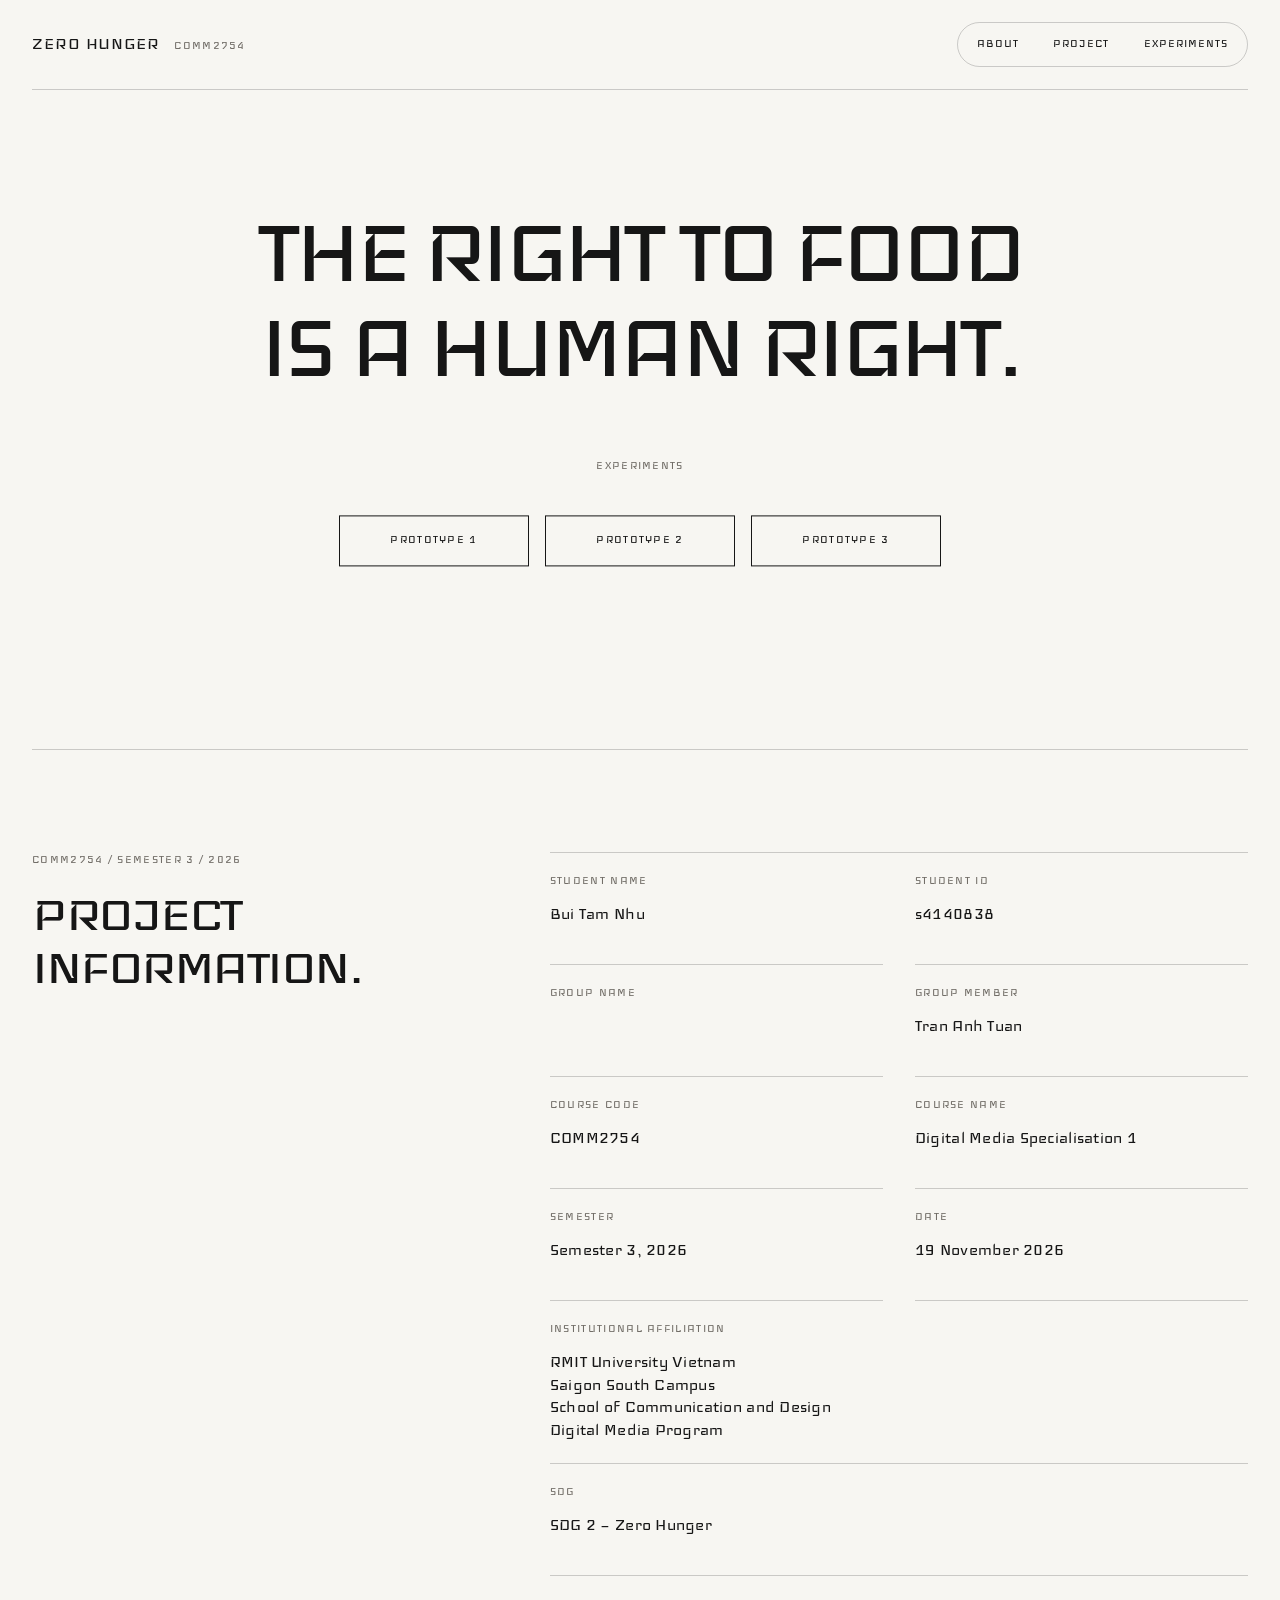
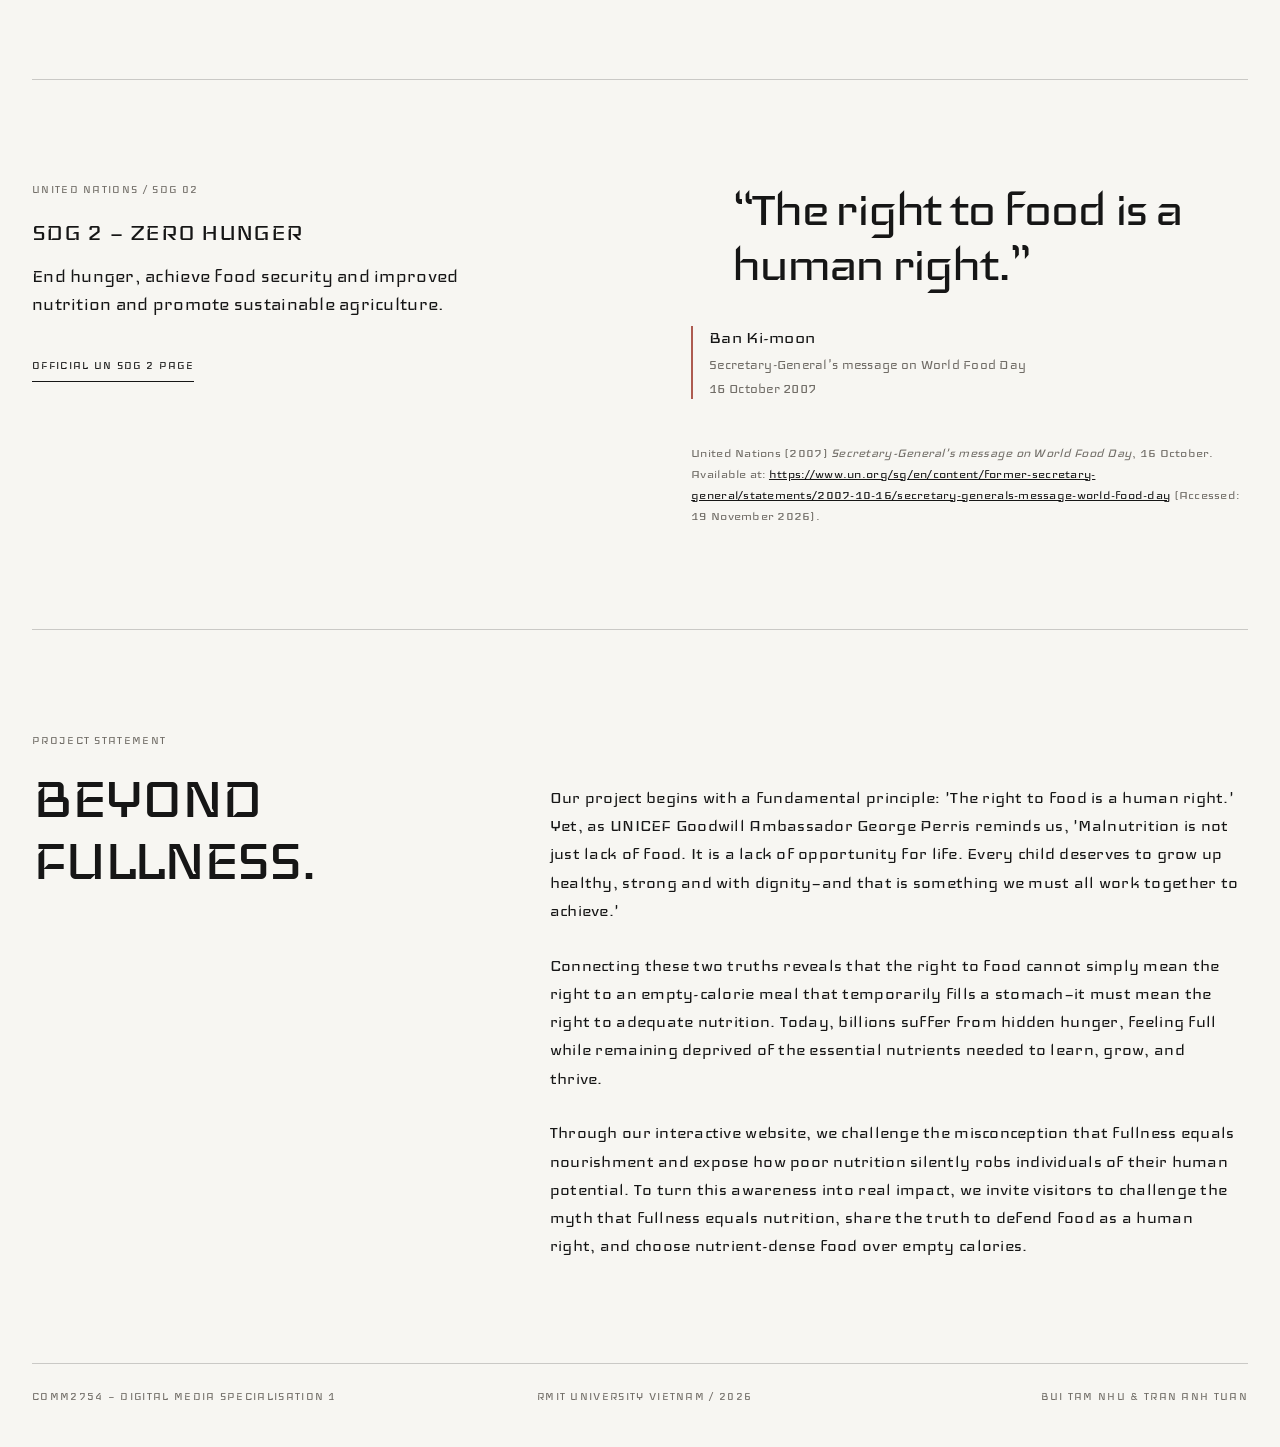
<file: index.html>
<!doctype html>
<html lang="en">
  <head>
    <meta charset="utf-8" />
    <meta name="viewport" content="width=device-width, initial-scale=1" />
    <meta name="theme-color" content="#f7f6f2" />
    <meta
      name="description"
      content="COMM2754 Digital Media Specialisation 1 — SDG 2: Zero Hunger."
    />
    <title>Zero Hunger — COMM2754</title>
    <link rel="preconnect" href="https://fonts.googleapis.com" />
    <link rel="preconnect" href="https://fonts.gstatic.com" crossorigin />
    <link
      href="https://fonts.googleapis.com/css2?family=Iceland&display=swap"
      rel="stylesheet"
    />
    <link rel="stylesheet" href="homepage.css" />
  </head>
  <body>
    <header class="site-header">
      <a class="project-mark" href="#top" aria-label="Zero Hunger homepage">
        <span>ZERO HUNGER</span>
        <span class="mark-course">COMM2754</span>
      </a>
      <nav class="site-nav" aria-label="Primary navigation">
        <a href="#project-info">ABOUT</a>
        <a href="#statement">PROJECT</a>
        <a href="#experiments">EXPERIMENTS</a>
      </nav>
    </header>

    <main id="top">
      <section class="hero section-frame" aria-labelledby="hero-title">
        <div class="hero-copy">
          <h1 id="hero-title">THE RIGHT TO FOOD IS A HUMAN RIGHT.</h1>
          <div class="hero-experiments" id="experiments" aria-label="Experiments">
            <p class="section-kicker">EXPERIMENTS</p>
            <div class="prototype-buttons">
              <a class="prototype-button" href="prototype-01.html" aria-label="Open Prototype 1">PROTOTYPE 1</a>
              <a class="prototype-button" href="prototype-02.html" aria-label="Open Prototype 2">PROTOTYPE 2</a>
              <a class="prototype-button" href="prototype-03.html" aria-label="Open Prototype 3">PROTOTYPE 3</a>
            </div>
          </div>
        </div>
      </section>

      <section class="info-section section-frame" id="project-info" aria-labelledby="info-title">
        <div class="section-heading">
          <p class="section-kicker">COMM2754 / SEMESTER 3 / 2026</p>
          <h2 id="info-title">PROJECT<br />INFORMATION.</h2>
        </div>
        <dl class="metadata-grid">
          <div class="metadata-item">
            <dt>Student Name</dt>
            <dd>Bui Tam Nhu</dd>
          </div>
          <div class="metadata-item">
            <dt>Student ID</dt>
            <dd>s4140838</dd>
          </div>
          <div class="metadata-item">
            <dt>Group Name</dt>
            <dd>&nbsp;</dd>
          </div>
          <div class="metadata-item">
            <dt>Group Member</dt>
            <dd>Tran Anh Tuan</dd>
          </div>
          <div class="metadata-item">
            <dt>Course Code</dt>
            <dd>COMM2754</dd>
          </div>
          <div class="metadata-item">
            <dt>Course Name</dt>
            <dd>Digital Media Specialisation 1</dd>
          </div>
          <div class="metadata-item">
            <dt>Semester</dt>
            <dd>Semester 3, 2026</dd>
          </div>
          <div class="metadata-item">
            <dt>Date</dt>
            <dd>19 November 2026</dd>
          </div>
          <div class="metadata-item metadata-item-wide">
            <dt>Institutional Affiliation</dt>
            <dd>
              RMIT University Vietnam<br />
              Saigon South Campus<br />
              School of Communication and Design<br />
              Digital Media Program
            </dd>
          </div>
          <div class="metadata-item metadata-item-wide">
            <dt>SDG</dt>
            <dd>SDG 2 — Zero Hunger</dd>
          </div>
        </dl>
      </section>

      <section class="global-section section-frame" id="references" aria-label="SDG 2 and the right to food">
        <div class="global-copy">
          <p class="section-kicker">UNITED NATIONS / SDG 02</p>
          <p class="sdg-name">SDG 2 — ZERO HUNGER</p>
          <p class="sdg-description">
            End hunger, achieve food security and improved nutrition and promote sustainable
            agriculture.
          </p>
          <a class="text-link" href="https://sdgs.un.org/goals/goal2" target="_blank" rel="noreferrer">
            OFFICIAL UN SDG 2 PAGE
          </a>
        </div>
        <div class="principle-content">
          <blockquote>“The right to food is a human right.”</blockquote>
          <div class="quote-meta">
            <p class="quote-author">Ban Ki-moon</p>
            <p>Secretary-General's message on World Food Day</p>
            <p>16 October 2007</p>
          </div>
          <p class="reference">
            United Nations (2007) <em>Secretary-General's message on World Food Day</em>, 16
            October. Available at:
            <a
              href="https://www.un.org/sg/en/content/former-secretary-general/statements/2007-10-16/secretary-generals-message-world-food-day"
              target="_blank"
              rel="noreferrer"
            >https://www.un.org/sg/en/content/former-secretary-general/statements/2007-10-16/secretary-generals-message-world-food-day</a>
            (Accessed: 19 November 2026).
          </p>
        </div>
      </section>

      <section class="editorial-section section-frame" id="statement" aria-labelledby="statement-title">
        <div class="section-heading">
          <p class="section-kicker">PROJECT STATEMENT</p>
          <h2 id="statement-title">BEYOND<br />FULLNESS.</h2>
        </div>
        <div class="body-column project-statement">
          <p>
            Our project begins with a fundamental principle: 'The right to food is a human
            right.' Yet, as UNICEF Goodwill Ambassador George Perris reminds us, 'Malnutrition is
            not just lack of food. It is a lack of opportunity for life. Every child deserves to
            grow up healthy, strong and with dignity—and that is something we must all work
            together to achieve.'
          </p>
          <p>
            Connecting these two truths reveals that the right to food cannot simply mean the
            right to an empty-calorie meal that temporarily fills a stomach—it must mean the
            right to adequate nutrition. Today, billions suffer from hidden hunger, feeling full
            while remaining deprived of the essential nutrients needed to learn, grow, and thrive.
          </p>
          <p>
            Through our interactive website, we challenge the misconception that fullness equals
            nourishment and expose how poor nutrition silently robs individuals of their human
            potential. To turn this awareness into real impact, we invite visitors to challenge
            the myth that fullness equals nutrition, share the truth to defend food as a human
            right, and choose nutrient-dense food over empty calories.
          </p>
        </div>
      </section>

    </main>

    <footer class="site-footer section-frame">
      <p>COMM2754 — DIGITAL MEDIA SPECIALISATION 1</p>
      <p>RMIT UNIVERSITY VIETNAM / 2026</p>
      <p>BUI TAM NHU &amp; TRAN ANH TUAN</p>
    </footer>
    <script src="homepage.js"></script>
  </body>
</html>
</file>
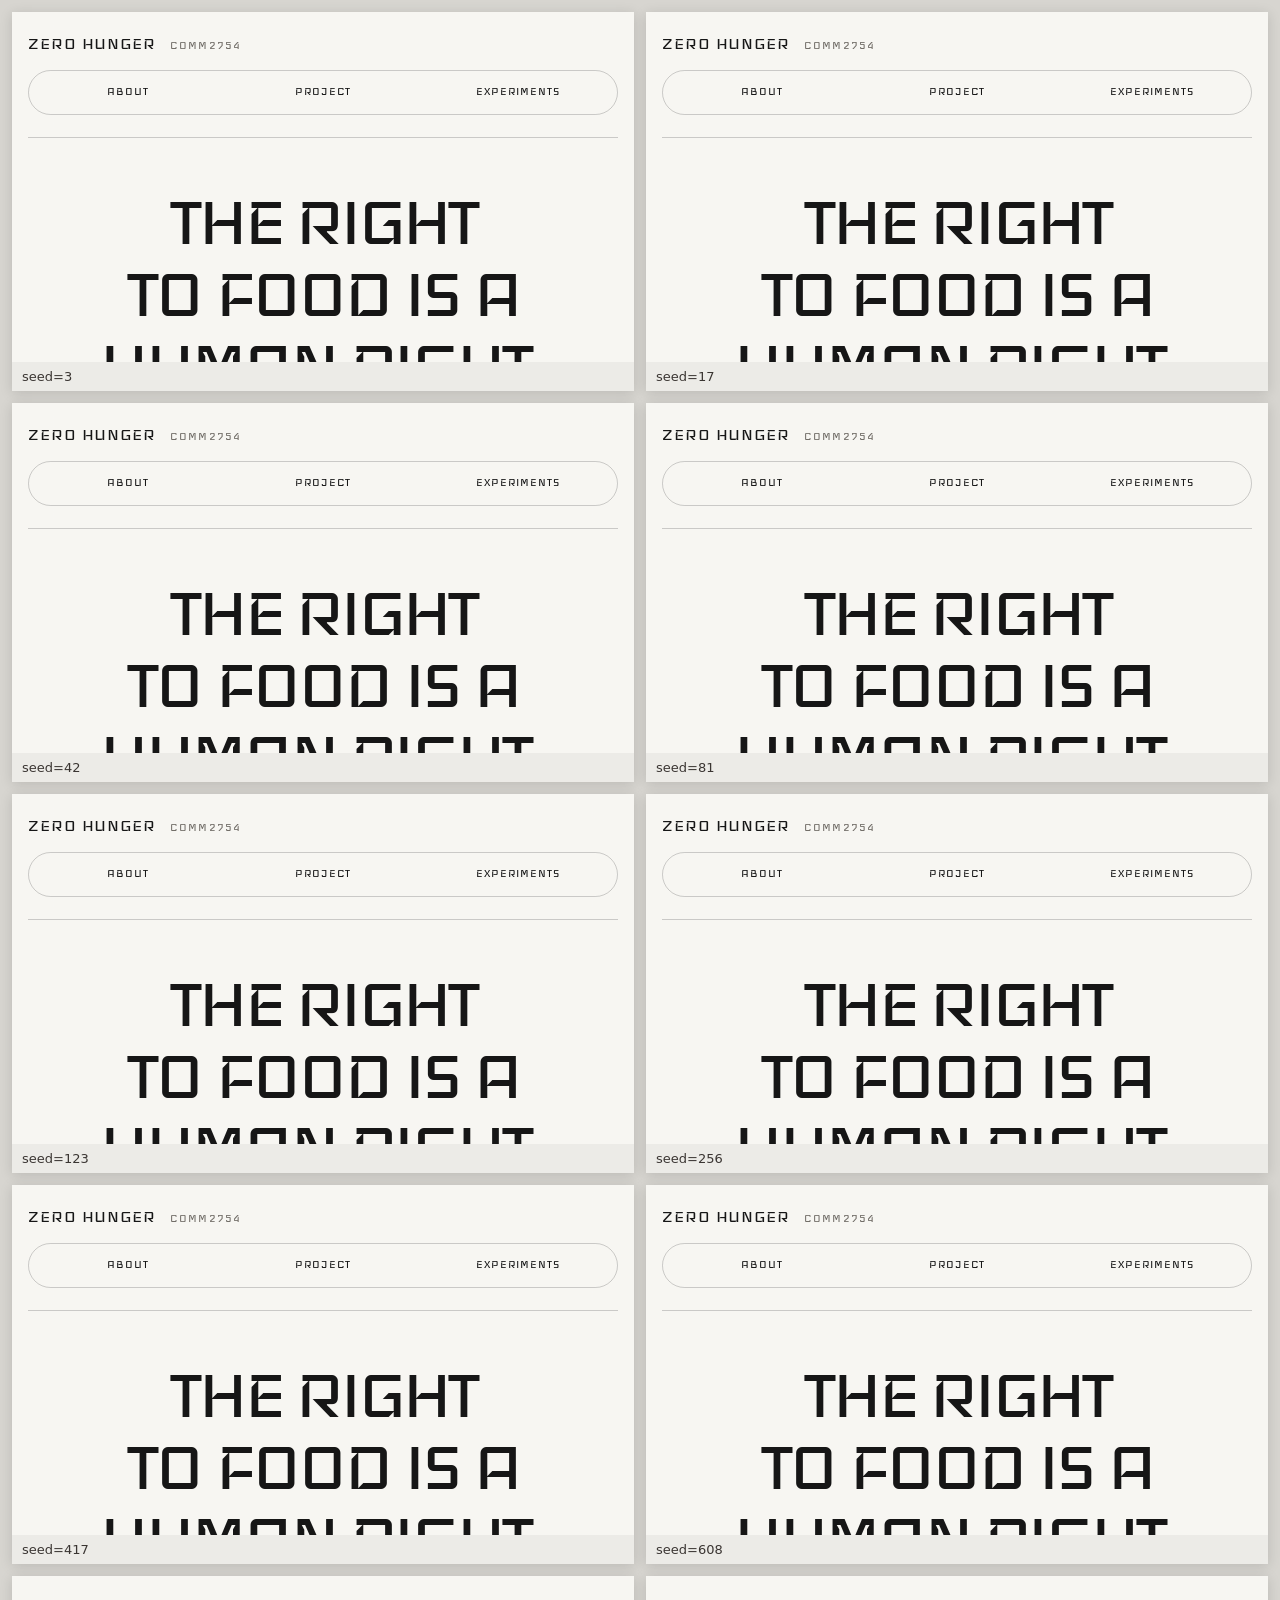
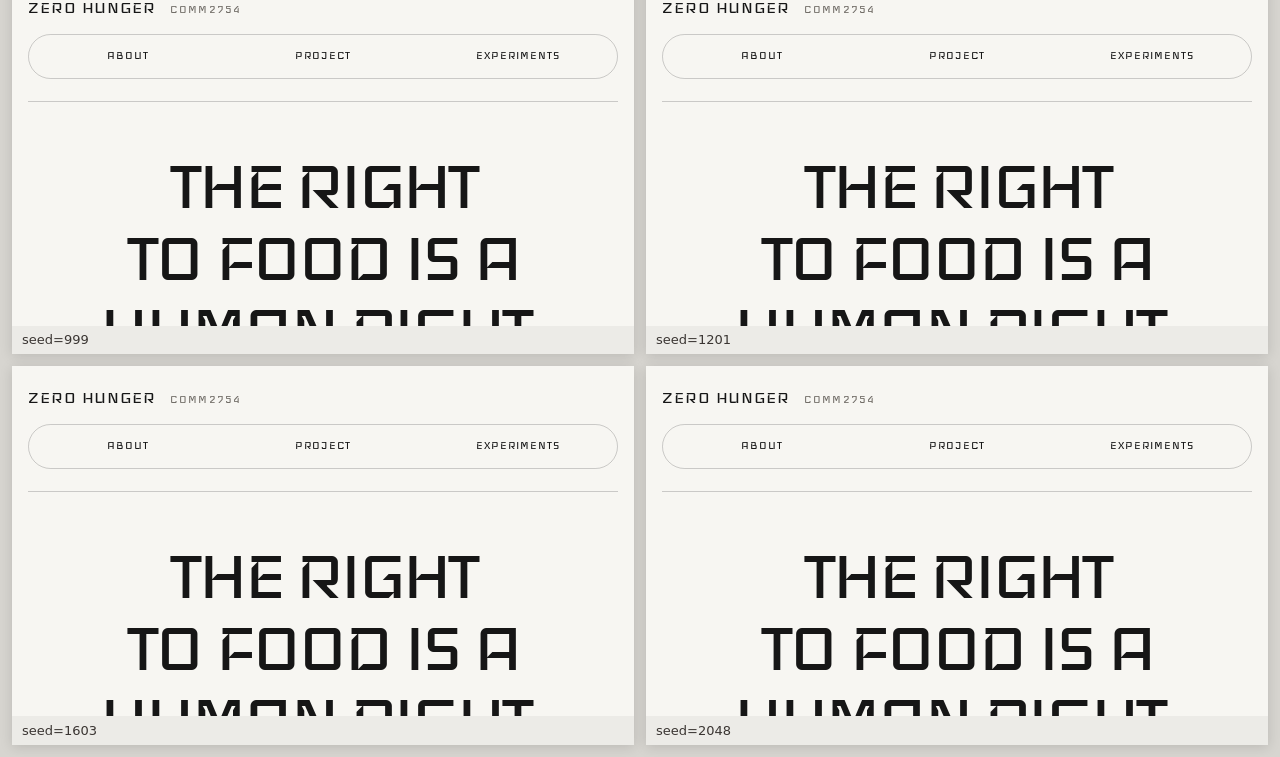
<file: contact-sheet.html>
<!doctype html>
<html lang="en">
<head>
  <meta charset="utf-8">
  <meta name="viewport" content="width=device-width, initial-scale=1">
  <title>Spine Sculpture Seed Contact Sheet</title>
  <style>
    html, body { margin: 0; background: #d7d5d0; font-family: system-ui, sans-serif; }
    body { display: grid; grid-template-columns: repeat(2, minmax(320px, 1fr)); gap: 12px; padding: 12px; }
    figure { margin: 0; background: #ecebe7; box-shadow: 0 2px 12px #0002; }
    figcaption { padding: 7px 10px; color: #3a3532; font-size: 13px; }
    iframe { display: block; width: 100%; aspect-ratio: 16 / 9; border: 0; }
  </style>
</head>
<body>
  <script>
    const seeds = [3, 17, 42, 81, 123, 256, 417, 608, 999, 1201, 1603, 2048];
    seeds.forEach((seed) => {
      const figure = document.createElement('figure');
      figure.innerHTML = `<iframe title="Spine seed ${seed}" src="index.html?seed=${seed}&webgl=0"></iframe><figcaption>seed=${seed}</figcaption>`;
      document.body.appendChild(figure);
    });
  </script>
</body>
</html>
</file>
<file: homepage.css>
:root {
  color-scheme: light;
  --paper: #f7f6f2;
  --ink: #161616;
  --muted: #716d67;
  --line: rgba(22, 22, 22, 0.2);
  --accent: #ad5b50;
  --max-width: 1360px;
  font-family: "Iceland", sans-serif;
  background: var(--paper);
}

* { box-sizing: border-box; }

html {
  scroll-behavior: smooth;
  background: var(--paper);
}

body {
  margin: 0;
  min-width: 320px;
  overflow-x: hidden;
  background: var(--paper);
  color: var(--ink);
  font-family: "Iceland", sans-serif;
  font-size: 1.12rem;
  line-height: 1.42;
  letter-spacing: 0.015em;
}

a { color: inherit; }

a:focus-visible {
  outline: 2px solid var(--accent);
  outline-offset: 5px;
}

.site-header,
.section-frame {
  width: min(calc(100% - 4rem), var(--max-width));
  margin-inline: auto;
}

.site-header {
  position: sticky;
  z-index: 10;
  top: 0;
  display: flex;
  align-items: center;
  justify-content: space-between;
  gap: 2rem;
  padding-block: 1.35rem;
  background: color-mix(in srgb, var(--paper) 92%, transparent);
  border-bottom: 1px solid var(--line);
  backdrop-filter: blur(12px);
  transition: transform 240ms ease;
}

.site-header--hidden {
  transform: translateY(-110%);
}

.project-mark {
  display: inline-flex;
  align-items: baseline;
  gap: 0.9rem;
  font-size: 1.25rem;
  line-height: 1;
  letter-spacing: 0.045em;
  text-decoration: none;
}

.mark-course,
.section-kicker,
.text-link,
.metadata-item dt,
.prototype-button,
.site-footer {
  font-size: 0.82rem;
  letter-spacing: 0.1em;
  text-transform: uppercase;
}

.mark-course { color: var(--muted); }

.site-nav {
  display: flex;
  align-items: center;
  gap: 0.35rem;
  padding: 0.26rem;
  border: 1px solid var(--line);
  border-radius: 999px;
}

.site-nav a {
  padding: 0.52rem 0.9rem;
  border-radius: 999px;
  font-size: 0.82rem;
  letter-spacing: 0.08em;
  text-decoration: none;
  transition: background-color 180ms ease, color 180ms ease;
}

.site-nav a:hover,
.site-nav a:focus-visible {
  background: var(--ink);
  color: var(--paper);
  outline: none;
}

.hero {
  display: grid;
  min-height: min(660px, calc(100vh - 5rem));
  place-items: center;
  border-bottom: 1px solid var(--line);
  text-align: center;
}

.hero-copy {
  width: 100%;
  padding: 4rem 1rem 5rem;
  transform: translateY(-1.6rem);
}

h1,
h2,
p,
blockquote {
  margin-top: 0;
}

h1,
h2 {
  font-weight: 400;
}

h1 {
  max-width: 1120px;
  margin: 0 auto;
  font-size: clamp(3.7rem, 8.6vw, 8.2rem);
  line-height: 0.86;
  letter-spacing: -0.045em;
  text-wrap: balance;
}

.hero-experiments {
  margin-top: clamp(2.5rem, 5vw, 4rem);
  scroll-margin-top: 6.5rem;
}

.hero-experiments .section-kicker {
  margin-bottom: 1rem;
}

.editorial-section,
.global-section,
.info-section {
  border-bottom: 1px solid var(--line);
}

.editorial-section,
.info-section {
  display: grid;
  grid-template-columns: minmax(340px, 0.92fr) minmax(0, 1.5fr);
  gap: clamp(2.5rem, 7vw, 7rem);
  align-items: start;
  padding-block: clamp(4.5rem, 8vw, 7.25rem);
}

.global-section {
  display: grid;
  grid-template-columns: minmax(0, 1fr) minmax(0, 1fr);
  gap: clamp(3rem, 8vw, 9rem);
  align-items: start;
  padding-block: clamp(4.5rem, 8vw, 7.25rem);
  border-bottom: 1px solid var(--line);
}

.section-heading {
  min-width: 0;
  align-self: start;
}

.section-heading h2 {
  max-width: 100%;
  margin-bottom: 0;
  overflow-wrap: anywhere;
  font-size: clamp(3rem, 5.6vw, 6.25rem);
  line-height: 0.86;
  letter-spacing: -0.04em;
}

.info-section .section-heading h2 {
  font-size: clamp(2.8rem, 4.8vw, 5.4rem);
}

.section-kicker {
  margin-bottom: 1.2rem;
  color: var(--muted);
  line-height: 1.25;
}

.body-column {
  min-width: 0;
  max-width: 690px;
  padding-top: 3.2rem;
}

.project-statement p {
  margin-bottom: 1.65rem;
  font-size: clamp(1.22rem, 1.6vw, 1.45rem);
  line-height: 1.38;
}

.project-statement p:last-child { margin-bottom: 0; }

.metadata-grid {
  display: grid;
  min-width: 0;
  grid-template-columns: repeat(2, minmax(0, 1fr));
  gap: 0 2rem;
  margin: 0;
  border-top: 1px solid var(--line);
}

.metadata-item {
  min-width: 0;
  min-height: 112px;
  padding: 1.2rem 0 1.35rem;
  border-bottom: 1px solid var(--line);
}

.metadata-item dt {
  margin-bottom: 0.75rem;
  color: var(--muted);
}

.metadata-item dd {
  min-width: 0;
  margin: 0;
  overflow-wrap: anywhere;
  font-size: 1.2rem;
  line-height: 1.18;
}

.metadata-item-wide {
  grid-column: span 2;
}

.global-copy,
.principle-content {
  min-width: 0;
}

.sdg-name {
  margin-bottom: 1rem;
  font-size: clamp(1.45rem, 2.3vw, 2.1rem);
  line-height: 1;
}

.sdg-description {
  max-width: 450px;
  margin-bottom: 2rem;
  font-size: clamp(1.22rem, 1.7vw, 1.48rem);
  line-height: 1.3;
}

.text-link {
  display: inline-block;
  padding-bottom: 0.35rem;
  border-bottom: 1px solid currentColor;
  text-decoration: none;
  transition: color 180ms ease;
}

.text-link:hover,
.text-link:focus-visible { color: var(--accent); }

blockquote {
  max-width: 650px;
  margin-bottom: 2.1rem;
  font-size: clamp(2.7rem, 4.8vw, 5.2rem);
  line-height: 0.9;
  letter-spacing: -0.045em;
}

.quote-meta {
  padding-left: 1rem;
  border-left: 2px solid var(--accent);
}

.quote-meta p {
  margin-bottom: 0.3rem;
  color: var(--muted);
  font-size: 1rem;
  line-height: 1.2;
}

.quote-meta .quote-author {
  color: var(--ink);
  font-size: 1.3rem;
}

.reference {
  max-width: 690px;
  margin: 2.75rem 0 0;
  color: var(--muted);
  font-size: 0.95rem;
  line-height: 1.38;
}

.reference a {
  color: var(--ink);
  overflow-wrap: anywhere;
}

.prototype-buttons {
  display: flex;
  justify-content: center;
  gap: 1rem;
  margin-top: 2.5rem;
}

.prototype-button {
  display: inline-flex;
  min-width: 190px;
  justify-content: center;
  padding: 0.95rem 1.25rem;
  border: 1px solid var(--ink);
  text-decoration: none;
  transition: background-color 180ms ease, color 180ms ease, transform 180ms ease;
}

.prototype-button:hover,
.prototype-button:focus-visible {
  background: var(--ink);
  color: var(--paper);
  outline: none;
  transform: translateY(-3px);
}

.site-footer {
  display: grid;
  grid-template-columns: 1.4fr 1fr 1fr;
  gap: 1.5rem;
  padding-block: 1.5rem 2.5rem;
  color: var(--muted);
}

.site-footer p { margin: 0; }
.site-footer p:last-child { text-align: right; }

@media (max-width: 820px) {
  .site-header,
  .section-frame { width: min(calc(100% - 2rem), var(--max-width)); }

  .site-header {
    align-items: flex-start;
    flex-direction: column;
    gap: 1rem;
  }

  .site-nav {
    width: 100%;
    justify-content: space-between;
  }

  .site-nav a {
    flex: 1;
    padding-inline: 0.45rem;
    text-align: center;
  }

  .hero { min-height: 510px; }
  .hero-copy {
    padding-block: 4rem 5rem;
    transform: translateY(-1rem);
  }
  h1 { font-size: clamp(3.45rem, 13.5vw, 6.5rem); }

  .editorial-section,
  .info-section {
    display: block;
    padding-block: 4.5rem;
  }

  .global-section {
    display: block;
    padding-block: 4.5rem;
  }

  .section-heading { margin-bottom: 2.8rem; }
  .body-column { padding-top: 0; }
  .global-copy { margin-bottom: 3.5rem; }
  .metadata-grid { grid-template-columns: 1fr; gap: 0; }
  .metadata-item-wide { grid-column: auto; }
  .prototype-buttons { flex-direction: column; align-items: center; }
  .prototype-button { width: min(100%, 300px); }

  .site-footer {
    display: block;
    padding-block: 1.5rem 2rem;
  }

  .site-footer p {
    margin-bottom: 0.5rem;
  }

  .site-footer p:last-child { text-align: left; }
}
</file>
